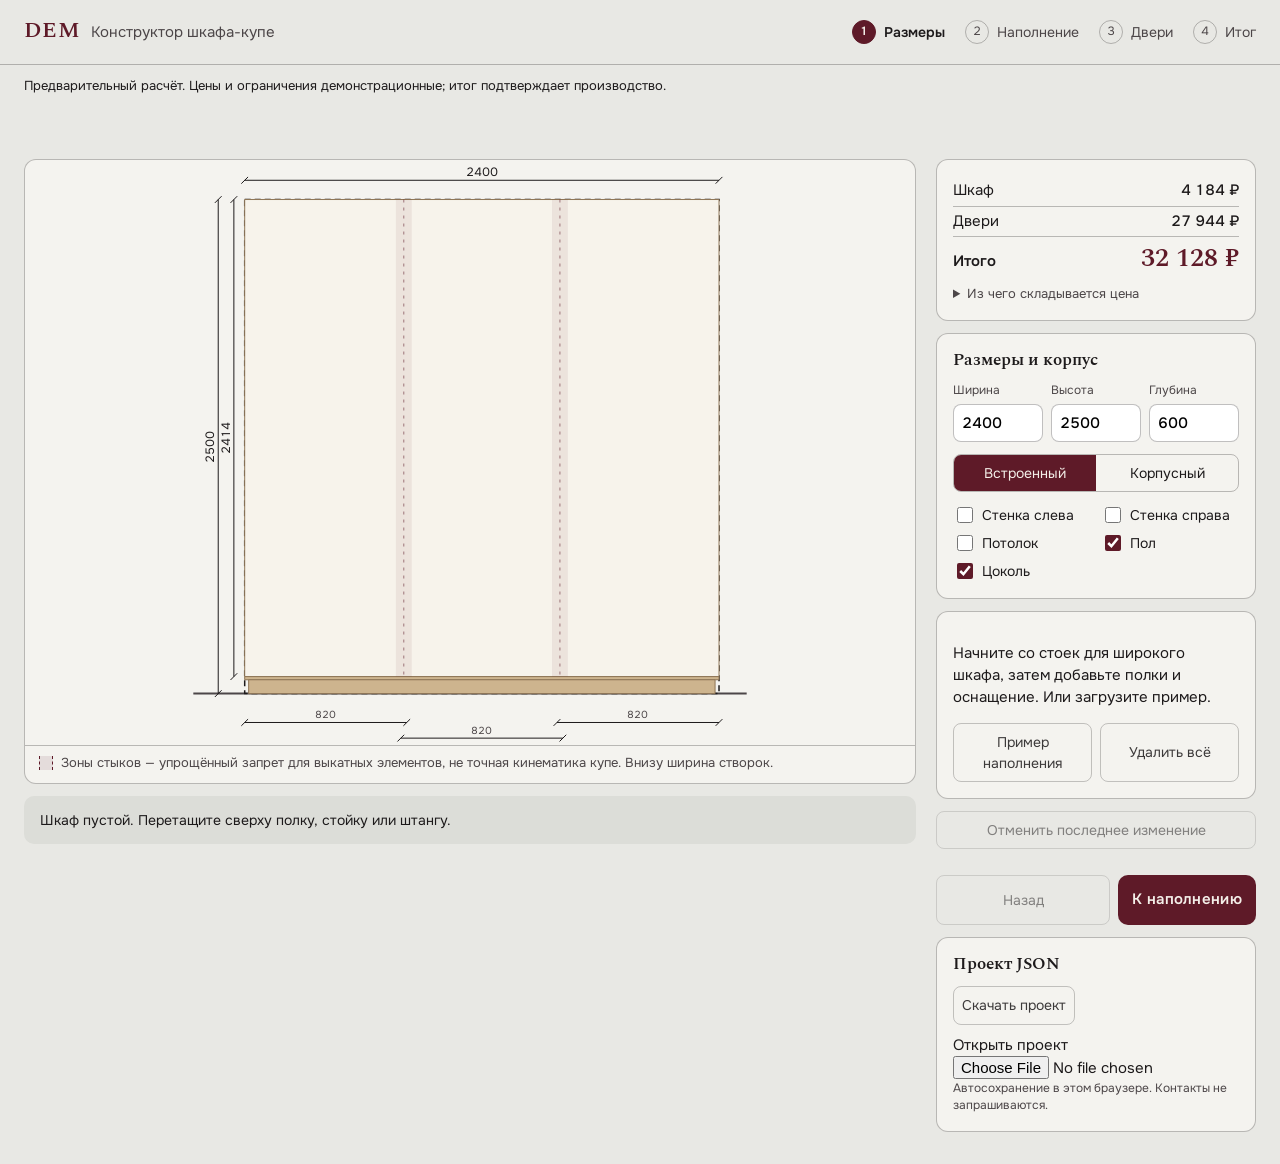
<file: konstruktor/index.html>
<!doctype html>
<html lang="ru">
<head>
<meta charset="utf-8">
<meta name="viewport" content="width=device-width, initial-scale=1">
<title>Конструктор шкафа DEM</title>
<link rel="preconnect" href="https://fonts.googleapis.com">
<link rel="preconnect" href="https://fonts.gstatic.com" crossorigin>
<link href="https://fonts.googleapis.com/css2?family=Onest:wght@400;500;600&family=Spectral:wght@500;600&display=swap" rel="stylesheet">
<link rel="stylesheet" href="styles.css">
</head>
<body>
<header class="top">
  <div class="brand"><b>DEM</b> <span>Конструктор шкафа-купе</span></div>
  <ol class="steps" aria-label="Шаги">
    <li><button type="button" data-step="1"><span>1</span>Размеры</button></li>
    <li><button type="button" data-step="2"><span>2</span>Наполнение</button></li>
    <li><button type="button" data-step="3"><span>3</span>Двери</button></li>
    <li><button type="button" data-step="4"><span>4</span>Итог</button></li>
  </ol>
</header>

<p class="disclaimer">Предварительный расчёт. Цены и ограничения демонстрационные; итог подтверждает производство.</p>
<p id="storageStatus" class="disclaimer" role="status"></p>
<main class="layout" data-current-step="1">
  <section class="stage" aria-label="Схема шкафа">
    <div class="palette" id="palette" role="toolbar" aria-label="Элементы наполнения"></div>
    <div class="canvas-wrap">
      <svg id="cab" xmlns="http://www.w3.org/2000/svg" role="img" aria-label="Схема шкафа, вид спереди без дверей"></svg>
      <p class="legend"><i class="lg-joint"></i>Зоны стыков — упрощённый запрет для выкатных элементов, не точная кинематика купе. Внизу ширина створок.</p>
    </div>
    <div class="status" id="status" role="status" aria-live="polite"></div>
    <section id="numeric" class="card" data-only="2">
      <h2>Точное размещение без мыши</h2>
      <p>Выберите элемент сверху. X задаёт секцию (от левого края корпуса), Y — точку размещения от пола, мм. Полка и стойка привязываются к секции; ящики — к опоре, пантограф — к верху. Точные размеры показаны на схеме.</p>
      <div class="fields"><label>X, мм<input id="placeX" type="number" value="400" step="1"></label><label>Y, мм<input id="placeY" type="number" value="1200" step="1"></label></div>
      <button type="button" class="ghost" id="placeNumeric">Поставить выбранный элемент</button>
    </section>
    <section class="card" id="doorSketch" data-only="3 4"><h2>Фасад</h2><svg id="facade" xmlns="http://www.w3.org/2000/svg" role="img" aria-label="Фасад с размерами дверей"></svg></section>
    <section class="card" id="summary" data-only="4"><h2>Ваш проект</h2><div id="summaryText"></div><p>Это эскиз, не производственная документация. Монтаж и доставка не включены. Реальная заявка и отправка почты в этой версии отсутствуют.</p><div class="actions"><button class="ghost" type="button" data-go="2">Изменить наполнение</button><button class="ghost" type="button" data-go="3">Изменить двери</button></div><button type="button" class="cta" id="print">Сохранить расчёт / PDF</button><p><button type="button" class="cta" disabled aria-describedby="requestNote">Отправить проект — скоро</button></p><p id="requestNote" class="note">Отправка пока недоступна. Контакты и персональные данные не собираются; проект хранится только в вашем браузере или скачанном JSON.</p></section>
  </section>

  <aside class="side">
    <section class="card price" aria-label="Стоимость">
      <div class="row"><span>Шкаф</span><b id="pBody">0</b></div>
      <div class="row"><span>Двери</span><b id="pDoors">0</b></div>
      <div class="row total"><span>Итого</span><b id="pTotal">0</b></div>
      <details id="breakdown"><summary>Из чего складывается цена</summary><ul id="lines"></ul></details>
    </section>

    <section class="card info" id="info" data-only="2" aria-label="Элемент"></section>

    <section class="card size" data-only="1" aria-label="Размеры и корпус">
      <h2>Размеры и корпус</h2>
      <div class="fields">
        <label>Ширина<input id="inW" type="number" inputmode="numeric" step="10"></label>
        <label>Высота<input id="inH" type="number" inputmode="numeric" step="10"></label>
        <label>Глубина<input id="inD" type="number" inputmode="numeric" step="10"></label>
      </div>
      <div class="seg" role="radiogroup" aria-label="Тип шкафа">
        <button type="button" data-kind="built" role="radio">Встроенный</button>
        <button type="button" data-kind="case" role="radio">Корпусный</button>
      </div>
      <div class="toggles">
        <label><input type="checkbox" id="wLeft"> Стенка слева</label>
        <label><input type="checkbox" id="wRight"> Стенка справа</label>
        <label><input type="checkbox" id="wTop"> Потолок</label>
        <label><input type="checkbox" id="wBottom"> Пол</label>
        <label><input type="checkbox" id="plinth"> Цоколь</label>
      </div>
    </section>
    <section class="card" data-only="3"><h2>Двери — демонстрационный каталог</h2>
      <p class="note">Нажмите на вставку фасада или выберите дверь и вставку кнопками. До 4 вставок на дверь, деление пополам. Материалы и цены — демо.</p>
      <h3>Дверь</h3><div id="doorChoices" class="choices" role="group" aria-label="Выбор двери"></div>
      <h3>Вставка</h3><div id="insertChoices" class="choices" role="group" aria-label="Выбор вставки"></div>
      <p id="doorSelection" class="note" role="status" aria-live="polite"></p>
      <label>Материал выбранной вставки<select id="doorMaterial"></select></label>
      <div class="actions"><button type="button" class="ghost" id="splitHorizontal">Разделить по горизонтали</button><button type="button" class="ghost" id="splitVertical">Разделить по вертикали</button></div>
      <div class="actions"><button type="button" class="ghost" id="resetDoor">Сбросить выбранную дверь</button><button type="button" class="ghost" id="applyDoors">Применить ко всем дверям</button></div>
      <label>Цвет профиля всех дверей<select id="doorProfile"></select></label>
      <div class="doors">
        <span>Число дверей</span>
        <div class="stepper">
          <button type="button" id="dMinus" aria-label="Меньше дверей">−</button>
          <output id="dCount">3</output>
          <button type="button" id="dPlus" aria-label="Больше дверей">+</button>
        </div>
      </div>
    </section>
    <section class="card" data-only="1 2"><p>Начните со стоек для широкого шкафа, затем добавьте полки и оснащение. Или загрузите пример.</p><div class="actions"><button type="button" class="ghost" id="sample">Пример наполнения</button><button type="button" class="ghost" id="clear">Удалить всё</button></div></section>
    <button type="button" class="ghost" id="undo">Отменить последнее изменение</button>
    <div class="actions"><button type="button" class="ghost" id="back">Назад</button><button type="button" class="cta" id="next">К наполнению</button></div>
    <section class="card"><h2>Проект JSON</h2><button type="button" class="ghost" id="export">Скачать проект</button><label>Открыть проект<input id="import" type="file" accept="application/json,.json"></label><p class="note">Автосохранение в этом браузере. Контакты не запрашиваются.</p></section>
  </aside>
</main>

<script src="config.js"></script>
<script src="app.js"></script>
</body>
</html>
</file>
<file: konstruktor/styles.css>
:root {
  --paper: #E8E8E4;
  --paper-2: #DCDDD8;
  --card: #F4F3EF;
  --ink: #1D1A1B;
  --ink-2: #4C4648;
  --wine: #5E1A28;
  --wine-hover: #7A2536;
  --on-wine: #F4EFE9;
  --line: rgba(29, 26, 27, .28);
  --ok: #2F6B45;
  --bad: #B3261E;
  --wood: #D9C3A0;
  --wood-edge: #8E7556;
  --inside: #F1EDE5;
  --metal: #8A8D91;
  --serif: "Spectral", Georgia, serif;
  --sans: "Onest", system-ui, -apple-system, "Segoe UI", sans-serif;
}
* { box-sizing: border-box; }
html, body { margin: 0; }
body {
  background: var(--paper);
  color: var(--ink);
  font: 15px/1.45 var(--sans);
  -webkit-font-smoothing: antialiased;
}
button { font: inherit; color: inherit; cursor: pointer; }

.top {
  display: flex; flex-wrap: wrap; gap: 12px 32px; align-items: center; justify-content: space-between;
  padding: 16px 24px; border-bottom: 1px solid var(--line);
}
.brand b { font: 600 22px/1 var(--serif); color: var(--wine); letter-spacing: .04em; }
.brand span { color: var(--ink-2); margin-left: 6px; }
.steps { display: flex; gap: 6px 20px; flex-wrap: wrap; list-style: none; margin: 0; padding: 0; font-size: 14px; color: var(--ink-2); }
.steps li { display: flex; align-items: center; gap: 8px; }
.steps span {
  display: inline-grid; place-items: center; width: 24px; height: 24px; border-radius: 50%;
  border: 1px solid var(--line); font-size: 12px; font-variant-numeric: tabular-nums;
}
.steps .done span { background: var(--paper-2); }
.steps .now { color: var(--ink); font-weight: 600; }
.steps .now span { background: var(--wine); border-color: var(--wine); color: var(--on-wine); }

.layout {
  display: grid; grid-template-columns: minmax(0, 1fr) 320px; gap: 20px;
  padding: 20px 24px 32px; max-width: 1500px; margin: 0 auto;
}
.stage { min-width: 0; display: flex; flex-direction: column; gap: 12px; }

.palette { display: flex; gap: 8px; overflow-x: auto; padding-bottom: 4px; scrollbar-width: thin; }
.tile {
  flex: 0 0 auto; width: 116px; padding: 10px 8px 8px; border: 1px solid var(--line); border-radius: 10px;
  background: var(--card); display: flex; flex-direction: column; align-items: center; gap: 6px;
  font-size: 13px; line-height: 1.2; text-align: center; touch-action: pan-x; user-select: none;
  transition: border-color .15s, background .15s;
}
.tile:hover { border-color: var(--wine); }
.tile[aria-pressed="true"] { border-color: var(--wine); background: #fff; box-shadow: inset 0 0 0 1px var(--wine); }
.tile svg { width: 64px; height: 40px; pointer-events: none; }
.tile:focus-visible, button:focus-visible, input:focus-visible { outline: 2px solid var(--wine); outline-offset: 2px; }

.canvas-wrap {
  background: var(--card); border: 1px solid var(--line); border-radius: 12px; overflow: hidden;
}
#cab { display: block; width: 100%; height: min(68vh, 720px); touch-action: none; user-select: none; }
.legend { margin: 0; padding: 8px 14px 10px; font-size: 13px; color: var(--ink-2); display: flex; gap: 8px; align-items: center; border-top: 1px solid var(--line); }
.lg-joint { flex: 0 0 14px; height: 14px; background: rgba(94, 26, 40, .1); border-left: 1px dashed var(--wine); border-right: 1px dashed var(--wine); }
#cab text { font-family: var(--sans); font-variant-numeric: tabular-nums; }
#cab [data-id] { cursor: grab; }

.status {
  min-height: 48px; padding: 12px 16px; border-radius: 10px; background: var(--paper-2); font-size: 14px;
  display: flex; flex-wrap: wrap; gap: 8px 12px; align-items: center;
}
.status.ok { background: #DCE7DD; color: #183D25; }
.status.bad { background: #F3D9D6; color: #5E120D; }
.status button { border: 1px solid currentColor; background: transparent; border-radius: 8px; padding: 4px 10px; font-size: 13px; }

.side { display: flex; flex-direction: column; gap: 12px; }
.card { background: var(--card); border: 1px solid var(--line); border-radius: 12px; padding: 16px; }
.card h2 { font: 600 17px/1.2 var(--serif); margin: 0 0 12px; }
.price .row { display: flex; justify-content: space-between; align-items: baseline; padding: 4px 0; border-bottom: 1px solid var(--line); }
.price b { font-variant-numeric: tabular-nums; font-weight: 500; }
.price .total { border: 0; padding-top: 8px; }
.price .total span { font-weight: 600; }
.price .total b { font: 600 26px/1 var(--serif); color: var(--wine); }
.price details { margin-top: 8px; font-size: 13px; color: var(--ink-2); }
.price summary { cursor: pointer; }
.price ul { list-style: none; margin: 8px 0 0; padding: 0; }
.price li { display: flex; justify-content: space-between; gap: 10px; padding: 3px 0; border-bottom: 1px dashed var(--line); }
.price li b { font-weight: 500; white-space: nowrap; }
.price li.sub { color: var(--ink); font-weight: 600; border-bottom-style: solid; }

.info h3 { font: 600 17px/1.2 var(--serif); margin: 0 0 6px; }
.info p { margin: 0 0 8px; font-size: 14px; color: var(--ink-2); }
.info .dims { font-variant-numeric: tabular-nums; color: var(--ink); }
.info .del { border: 1px solid var(--bad); color: var(--bad); background: transparent; border-radius: 8px; padding: 6px 12px; }

.fields { display: grid; grid-template-columns: repeat(3, 1fr); gap: 8px; }
.fields label { font-size: 12px; color: var(--ink-2); display: flex; flex-direction: column; gap: 4px; }
.fields input {
  width: 100%; padding: 8px; border: 1px solid var(--line); border-radius: 8px; background: #fff;
  font: 500 15px var(--sans); font-variant-numeric: tabular-nums;
}
.seg { display: grid; grid-template-columns: 1fr 1fr; margin: 12px 0; border: 1px solid var(--line); border-radius: 8px; overflow: hidden; }
.seg button { border: 0; background: transparent; padding: 8px; font-size: 14px; }
.seg button[aria-checked="true"] { background: var(--wine); color: var(--on-wine); }
.toggles { display: grid; grid-template-columns: 1fr 1fr; gap: 6px 10px; font-size: 14px; }
.toggles label { display: flex; gap: 6px; align-items: center; }
.toggles input { accent-color: var(--wine); width: 16px; height: 16px; }
.doors { display: flex; justify-content: space-between; align-items: center; margin-top: 12px; }
.stepper { display: flex; align-items: center; border: 1px solid var(--line); border-radius: 8px; overflow: hidden; }
.stepper button { width: 38px; height: 36px; border: 0; background: var(--paper-2); font-size: 18px; }
.stepper output { width: 40px; text-align: center; font-weight: 600; font-variant-numeric: tabular-nums; }
.actions { display: flex; gap: 8px; margin-top: 14px; }
.ghost { flex: 1; border: 1px solid var(--line); background: transparent; border-radius: 8px; padding: 8px; font-size: 14px; }
.ghost:hover { border-color: var(--wine); color: var(--wine); }

.cta {
  border: 0; border-radius: 10px; padding: 14px; background: var(--wine); color: var(--on-wine);
  font-weight: 600; font-size: 15px; letter-spacing: .02em;
}
.cta:hover { background: var(--wine-hover); }
.cta[aria-disabled="true"] { background: var(--paper-2); color: var(--ink-2); cursor: not-allowed; }
.note { margin: 0; font-size: 12px; color: var(--ink-2); }

@media (max-width: 960px) {
  .layout { grid-template-columns: 1fr; padding: 16px; }
  .top { padding: 12px 16px; }
  #cab { height: 58vh; }
  .tile { width: 96px; font-size: 12px; }
}
[hidden] { display: none !important; }
.disclaimer { max-width: 1452px; margin: 12px auto; padding: 0 24px; font-size: 13px; }
#storageStatus { min-height: 19px; color: var(--ink-2); }
.steps button { display: flex; align-items: center; gap: 8px; border: 0; padding: 4px 0; background: none; }
select, input[type=file] { max-width: 100%; font: inherit; }
select { display: block; width: 100%; margin: 6px 0 14px; padding: 9px; background: white; border: 1px solid var(--line); border-radius: 8px; }
select:focus-visible, summary:focus-visible { outline: 2px solid var(--wine); outline-offset: 2px; }
button:disabled { opacity: .5; cursor: not-allowed; }
.card > label { display: block; margin-top: 10px; }
#facade { width: 100%; height: min(55vh, 600px); display: block; }
.layout[data-current-step="3"] #facade [data-insert] { cursor: pointer; }
.choices { display: flex; flex-wrap: wrap; gap: 6px; margin: 8px 0 12px; }
.choices button { min-height: 40px; border: 1px solid var(--line); border-radius: 8px; padding: 7px 10px; background: transparent; }
.choices button[aria-pressed="true"] { background: var(--wine); color: var(--on-wine); border-color: var(--wine); }
.card h3 { font-size: 14px; margin: 14px 0 6px; }
.cta:disabled:hover { background: var(--wine); }
#summaryText { line-height: 1.8; }
#numeric p { font-size: 13px; }
#numeric button { margin-top: 12px; }
#numeric .fields { grid-template-columns: repeat(2,minmax(0,1fr)); }
.layout[data-current-step="1"] #cab { height: 65vh; }
.layout[data-current-step="3"] .canvas-wrap { display: none; }
.layout[data-current-step="4"] #cab { height: 50vh; }
.layout[data-current-step="4"] #facade { height: 50vh; }
.layout[data-current-step="4"] #status { display: none; }
.side, .card, .fields label, .actions > * { min-width: 0; }
.actions { flex-wrap: wrap; }
@media (max-width: 600px) {
  .steps { gap: 4px 12px; font-size: 12px; }
  .brand span { display: block; margin-left: 0; }
  .layout { padding: 12px; }
  .disclaimer { padding: 0 12px; }
  .fields { grid-template-columns: repeat(3,minmax(0,1fr)); }
  .price .total b { font-size: 24px; }
}
@media print {
  @page { size: A4; margin: 12mm; }
  body { background: white; font-size: 10pt; }
  .top { padding: 0 0 8px; }
  .steps, .palette, #status, #storageStatus, .side > :not(.price), button, input, select, .legend { display: none !important; }
  .disclaimer { padding: 0; font-size: 9pt; }
  .layout { display: block; padding: 0; }
  .stage { display: grid; grid-template-columns: 1fr 1fr; gap: 10px; }
  .canvas-wrap, #doorSketch { display: block !important; border: 1px solid #999; padding: 8px; break-inside: avoid; }
  #cab, #facade, .layout[data-current-step="4"] #cab, .layout[data-current-step="4"] #facade { height: 90mm; }
  #summary { grid-column: 1 / -1; }
  .side { display: block; margin-top: 10px; }
  .card { background: white; }
  details > ul { display: block; }
  #summary, .price { break-inside: avoid; }
}
@media (prefers-reduced-motion: reduce) { * { transition: none !important; } }
</file>
